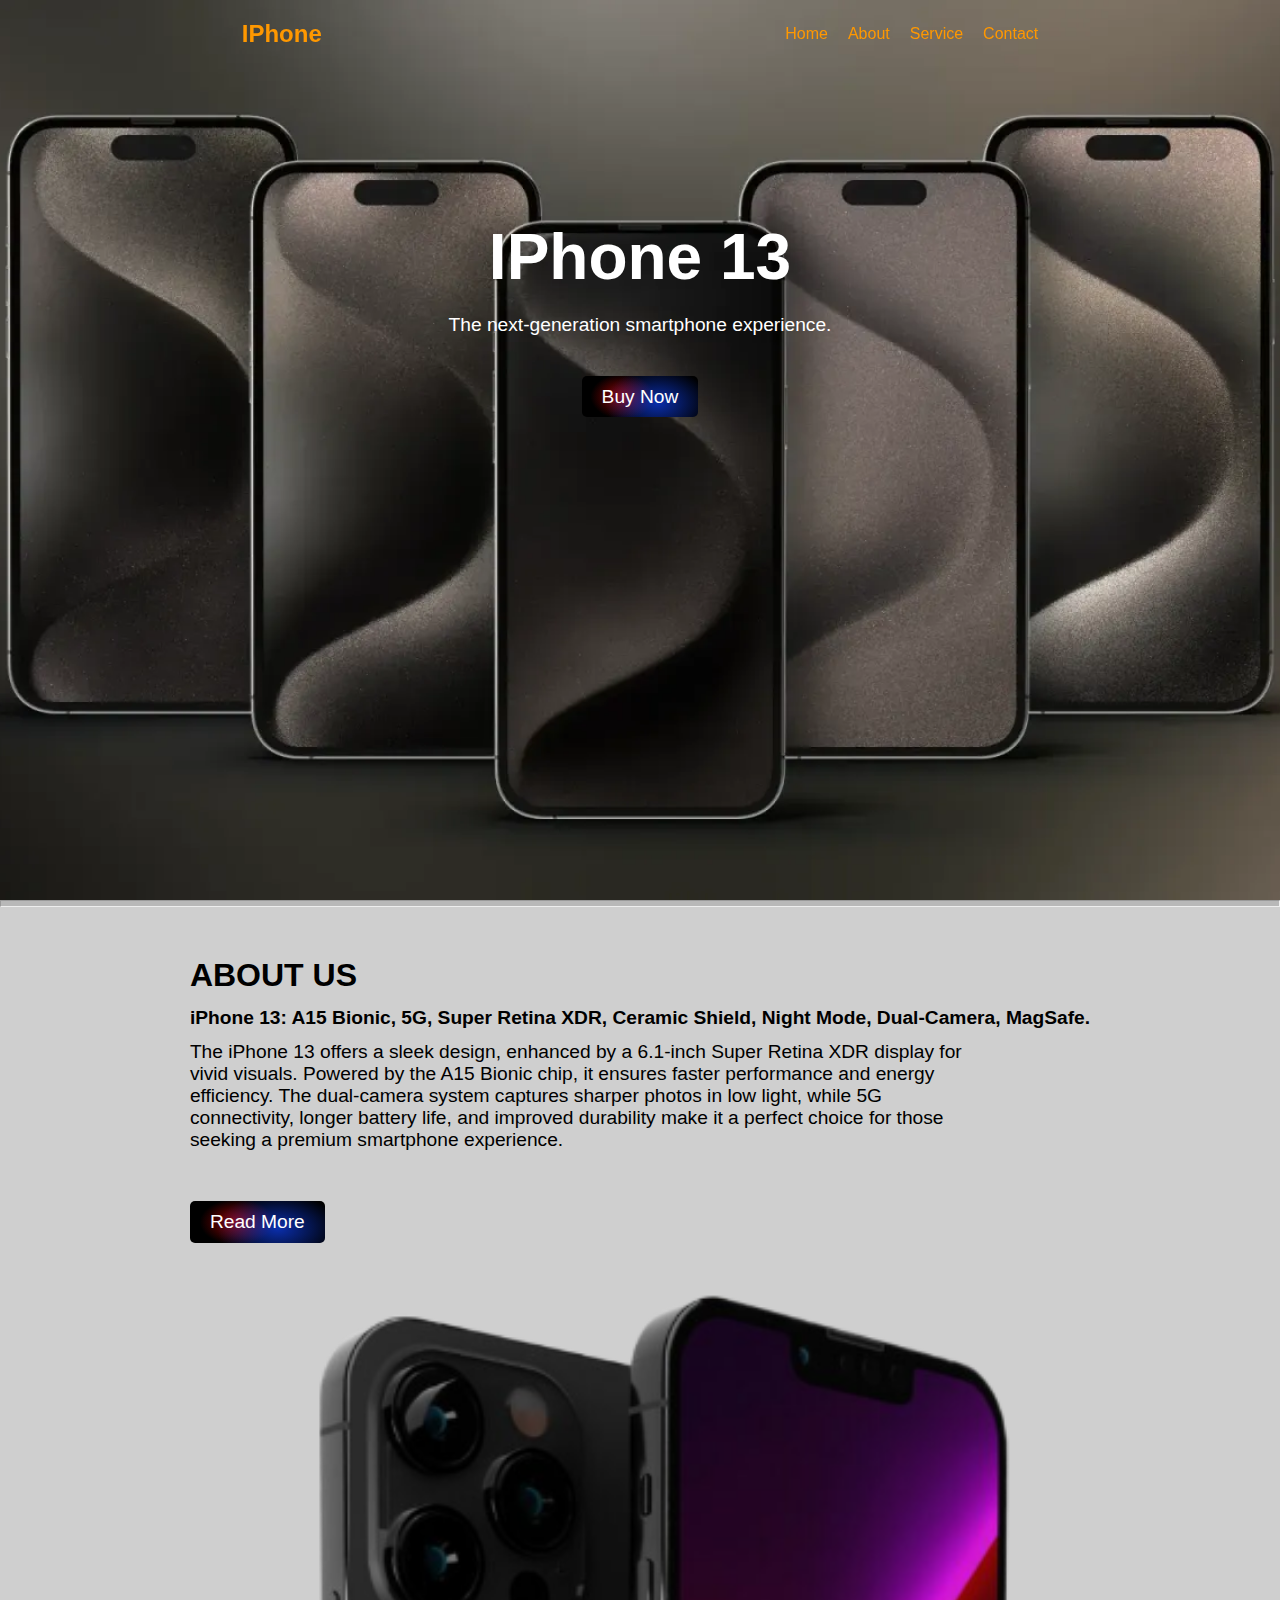
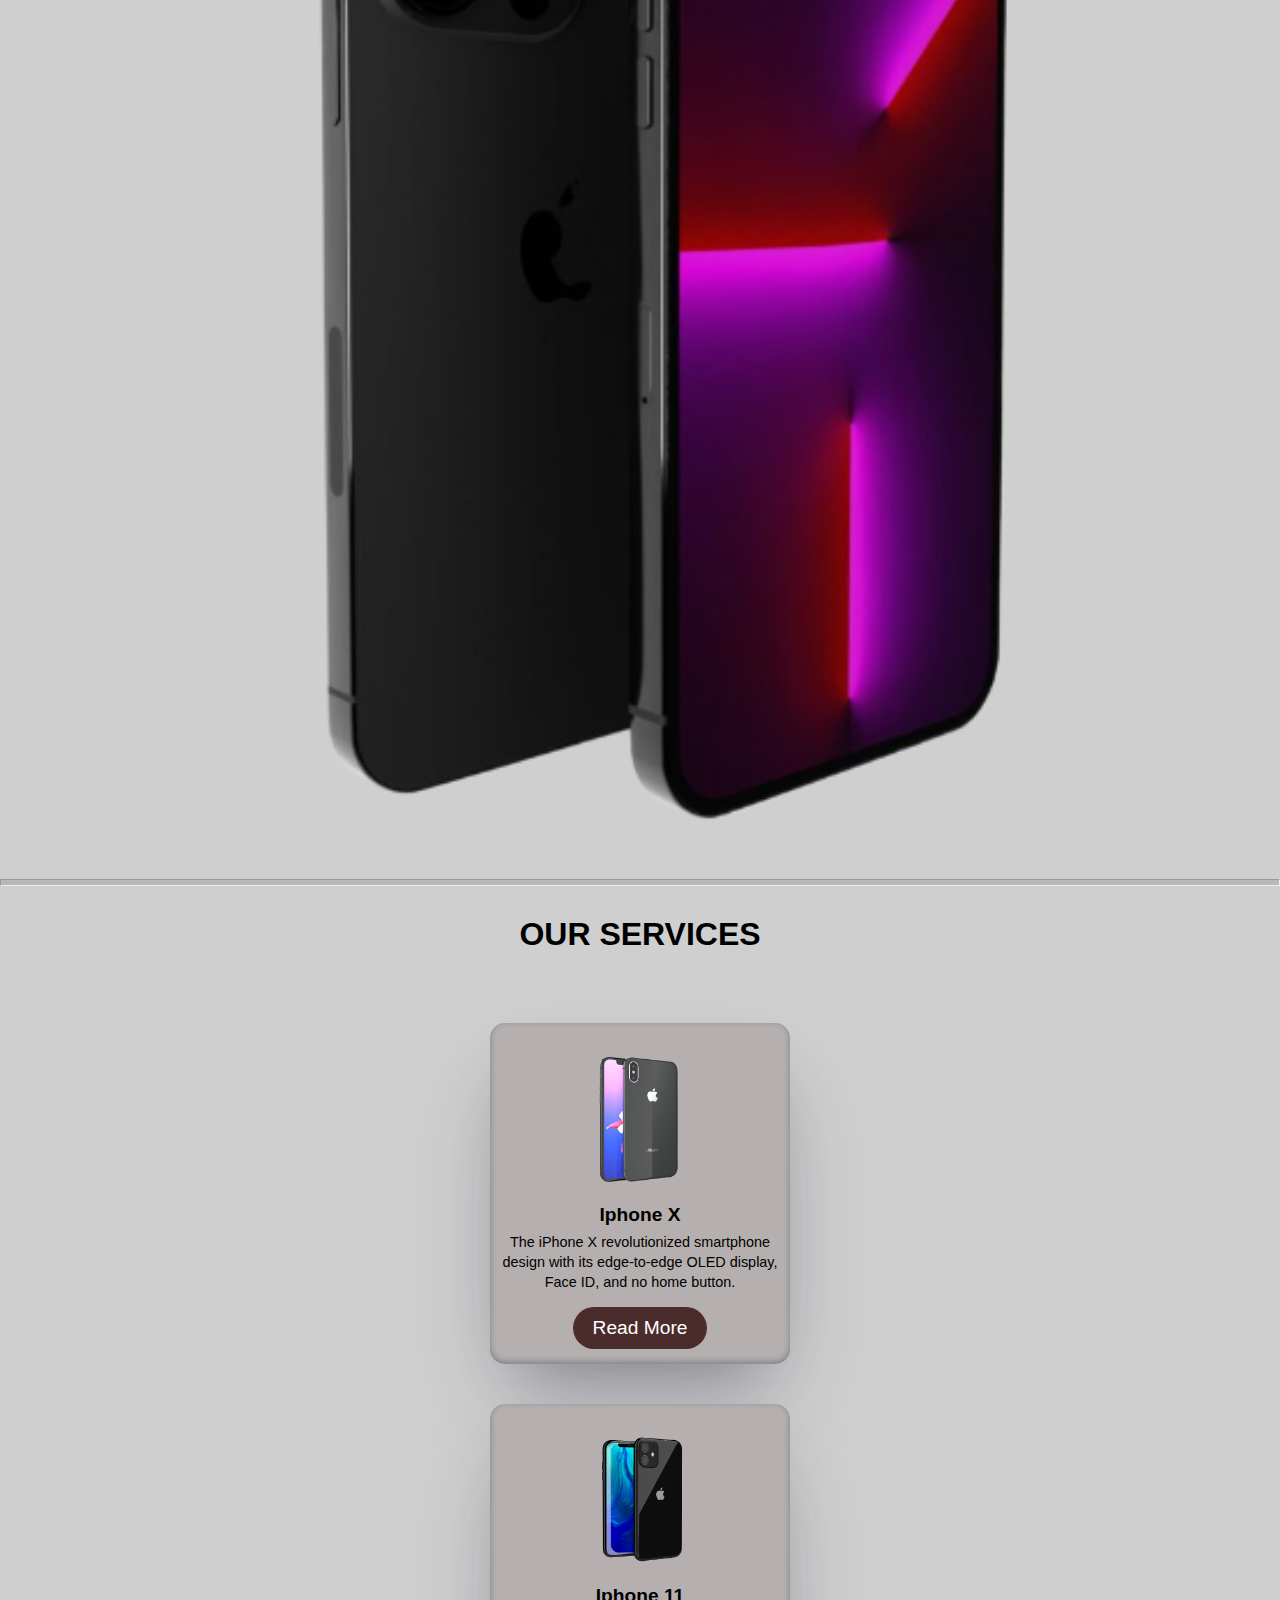
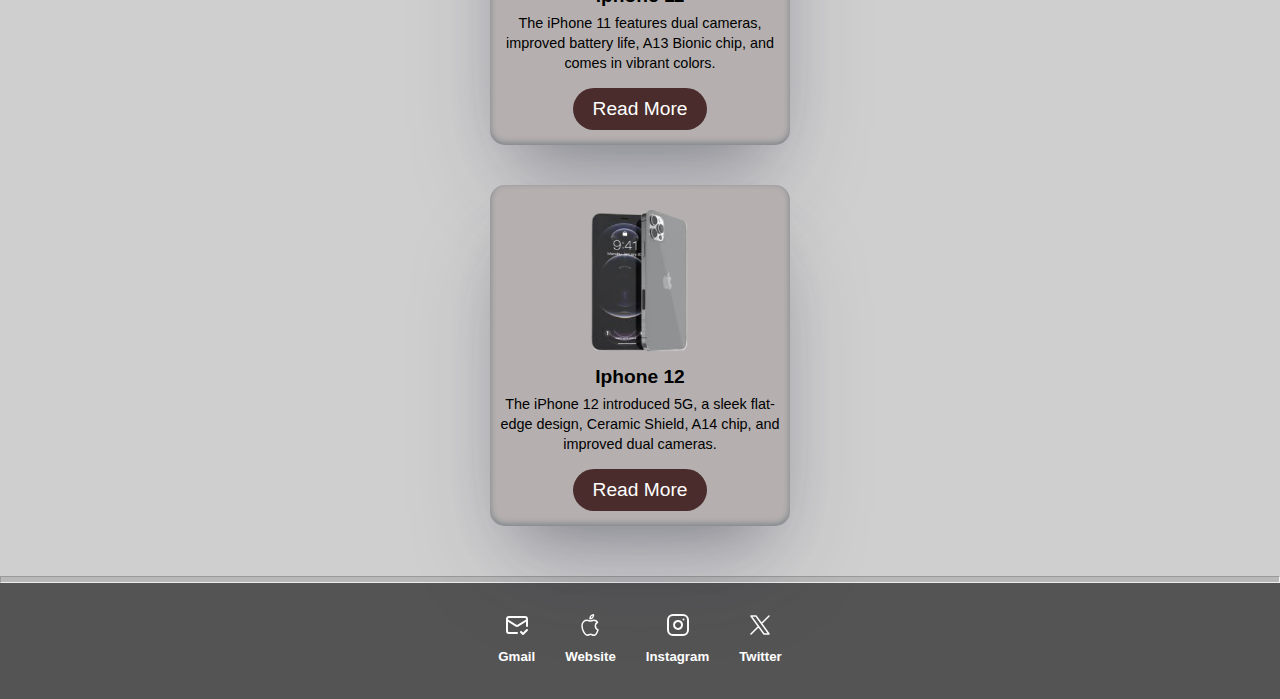
<file: Task 1/index.html>
<!DOCTYPE html>
<html lang="en">

<head>
    <meta charset="UTF-8">
    <meta name="viewport" content="width=device-width, initial-scale=1.0">
    <title>Landing Page</title>
    <link rel="stylesheet" href="style.css">
</head>

<body>
    <header>
        <div id="main_head">
            <nav>
                <div class="logo">IPhone</div>
                <ul class="nav_items">
                    <li><a href="#main_head">Home</a></li>
                    <li><a href="#about">About</a></li>
                    <li><a href="#service_sec">Service</a></li>
                    <li><a href="#footer">Contact</a></li>
                </ul>
            </nav>
            <div class="head">
                <h1>IPhone 13</h1>
                <p>The next-generation smartphone experience.</p>
                <a href="#" class="btn">Buy Now</a>
            </div>
        </div>
    </header>
    <hr>
    <section>
        <div id="about">
            <div class="content">
                <h3>ABOUT US</h3>
                <h4>iPhone 13: A15 Bionic, 5G, Super Retina XDR, Ceramic Shield, Night Mode, Dual-Camera, MagSafe.</h4>
                <p>The iPhone 13 offers a sleek design, enhanced by a 6.1-inch Super Retina XDR display for vivid
                    visuals. Powered by the A15 Bionic chip, it ensures faster performance and energy efficiency. The
                    dual-camera system captures sharper photos in low light, while 5G connectivity, longer battery life,
                    and improved durability make it a perfect choice for those seeking a premium smartphone experience.
                </p>
                <button class="read-btn">Read More</button>
            </div>
            <div class="image">
                <img src="iphone13-fotor-bg-remover-20240905124647.png" alt="">
            </div>
        </div>
    </section>
    <hr>
    <section>
        <div id="service_sec">
            <div class="heading">
                <h3>OUR SERVICES</h3>
            </div>
            <div class="service">
                <div class="box one">
                    <div class="img_service">
                        <div class="iphone">
                            <img src="iphone X-fotor-bg-remover-202409060319.png" alt="">
                        </div>
                        <div class="about_iphone">
                            <h4>Iphone X</h4>
                            <p>The iPhone X revolutionized smartphone design with its edge-to-edge OLED display, Face
                                ID,
                                and no home button.</p>
                            <button class="service_btn">Read More</button>
                        </div>
                    </div>
                </div>
                <div class="box two">
                    <div class="img_service">
                        <div class="iphone">
                            <img src="iphone 11-fotor-bg-remover-202409060441.png" alt="">
                        </div>
                        <div class="about_iphone">
                            <h4>Iphone 11</h4>
                            <p>The iPhone 11 features dual cameras, improved battery life, A13 Bionic chip, and comes in
                                vibrant colors.</p>
                            <button class="service_btn">Read More</button>
                        </div>
                    </div>
                </div>
                <div class="box three">
                    <div class="img_service">
                        <div class="iphone">
                            <img src="iphone 12-fotor-bg-remover-20240906055.png" alt="">
                        </div>
                        <div class="about_iphone">
                            <h4>Iphone 12</h4>
                            <p>The iPhone 12 introduced 5G, a sleek flat-edge design, Ceramic Shield, A14 chip, and
                                improved
                                dual cameras.</p>
                            <button class="service_btn">Read More</button>
                        </div>
                    </div>
                </div>
            </div>
        </div>
    </section>
    <hr>
    <footer>
        <div id="footer">
            <div class="foot_one">
                <a href="mailto:eaccountteam@apple.com"><svg xmlns="http://www.w3.org/2000/svg" width="24" height="24"
                        viewBox="0 0 24 24" fill="none" stroke="currentColor" stroke-width="2" stroke-linecap="round"
                        stroke-linejoin="round" class="lucide lucide-mail-check">
                        <path d="M22 13V6a2 2 0 0 0-2-2H4a2 2 0 0 0-2 2v12c0 1.1.9 2 2 2h8" />
                        <path d="m22 7-8.97 5.7a1.94 1.94 0 0 1-2.06 0L2 7" />
                        <path d="m16 19 2 2 4-4" />
                    </svg></a>
                <h5>Gmail</h5>
            </div>
            <div class="foot_two">
                <a href="https://www.apple.com/iphone/"><svg xmlns="http://www.w3.org/2000/svg" viewBox="0 0 24 24" width="24" height="24" color="#ffffff" fill="none">
                    <path d="M12 5.75C12 3.75 13.5 1.75 15.5 1.75C15.5 3.75 14 5.75 12 5.75Z" stroke="currentColor" stroke-width="1.5" stroke-linejoin="round" />
                    <path d="M12.5 8.09001C11.9851 8.09001 11.5867 7.92646 11.1414 7.74368C10.5776 7.51225 9.93875 7.25 8.89334 7.25C7.02235 7.25 4 8.74945 4 12.7495C4 17.4016 7.10471 22.25 9.10471 22.25C9.77426 22.25 10.3775 21.9871 10.954 21.7359C11.4815 21.5059 11.9868 21.2857 12.5 21.2857C13.0132 21.2857 13.5185 21.5059 14.046 21.7359C14.6225 21.9871 15.2257 22.25 15.8953 22.25C17.2879 22.25 18.9573 19.8992 20 16.9008C18.3793 16.2202 17.338 14.618 17.338 12.75C17.338 11.121 18.2036 10.0398 19.5 9.25C18.5 7.75 17.0134 7.25 15.9447 7.25C14.8993 7.25 14.2604 7.51225 13.6966 7.74368C13.2514 7.92646 13.0149 8.09001 12.5 8.09001Z" stroke="currentColor" stroke-width="1.5" stroke-linejoin="round" />
                </svg></a>
                <h5>Website</h5>
            </div>
            <div class="foot_three">
                <a href="https://www.instagram.com/apple?igsh=MXF6dDY5cjU3eXRtZA=="><svg
                        xmlns="http://www.w3.org/2000/svg" width="24" height="24" viewBox="0 0 24 24" fill="none"
                        stroke="currentColor" stroke-width="2" stroke-linecap="round" stroke-linejoin="round"
                        class="lucide lucide-instagram">
                        <rect width="20" height="20" x="2" y="2" rx="5" ry="5" />
                        <path d="M16 11.37A4 4 0 1 1 12.63 8 4 4 0 0 1 16 11.37z" />
                        <line x1="17.5" x2="17.51" y1="6.5" y2="6.5" />
                    </svg></a>
                <h5>Instagram</h5>
            </div>
            <div class="foot_four">
                <a href="https://x.com/Apple?t=6MRbXWmw28WS7A6VvZozng&s=09"><svg xmlns="http://www.w3.org/2000/svg" viewBox="0 0 24 24" width="24" height="24" color="#ffffff" fill="none">
                    <path d="M3 21L10.5484 13.4516M21 3L13.4516 10.5484M13.4516 10.5484L8 3H3L10.5484 13.4516M13.4516 10.5484L21 21H16L10.5484 13.4516" stroke="currentColor" stroke-width="1.5" stroke-linecap="round" stroke-linejoin="round" />
                </svg></a>
                <h5>Twitter</h5>
            </div>
        </div>
    </footer>
</body>

</html>
</file>
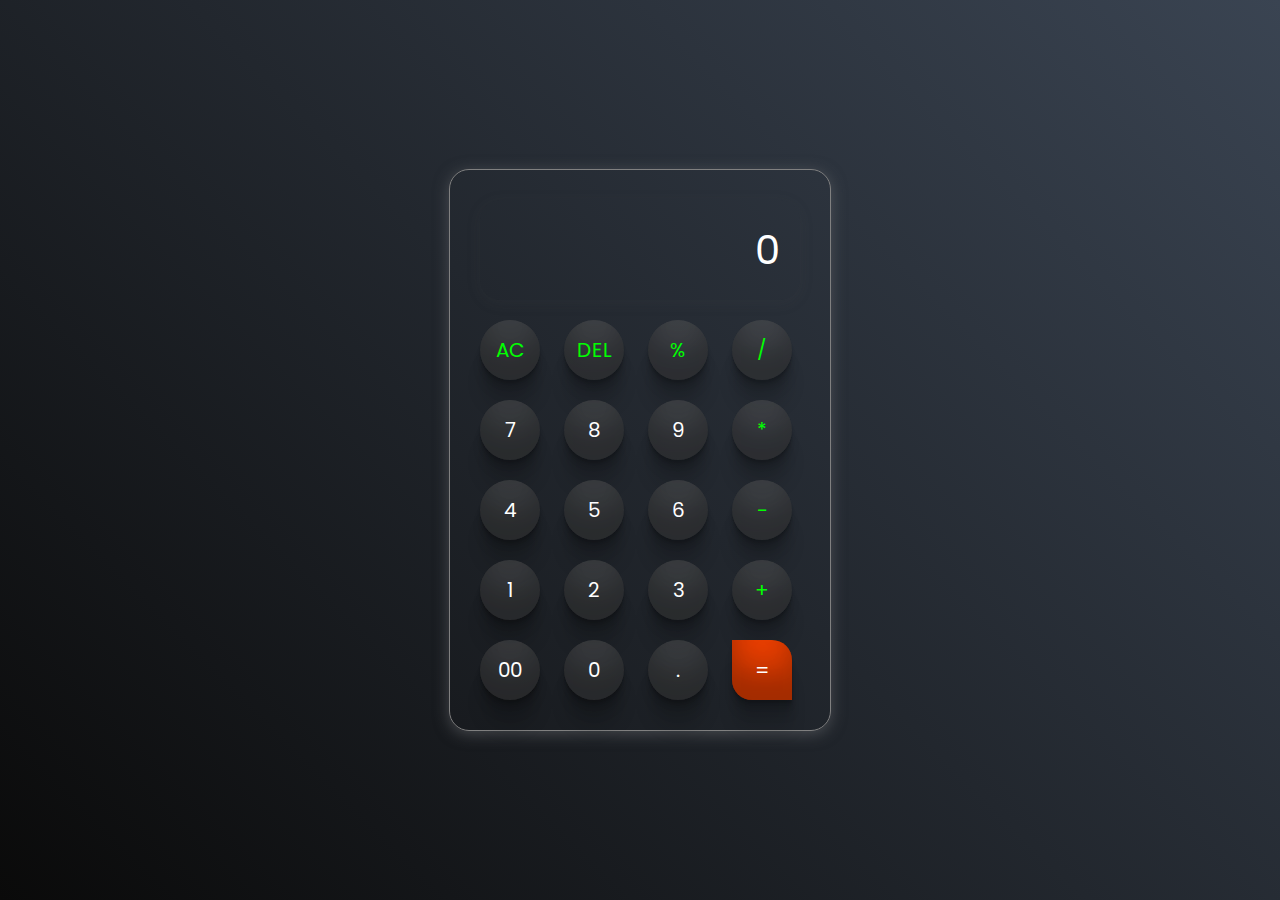
<file: Task 3/index.html>
<!DOCTYPE html>
<html lang="en">

<head>
    <meta charset="UTF-8">
    <meta name="viewport" content="width=device-width, initial-scale=1.0">
    <title>CALCULATOR</title>
    <link rel="stylesheet" href="style.css">
</head>

<body>
    <div class="calculator">
        <input type="text" placeholder="0" id="input">
        <div>
            <button class="operator">AC</button>
            <button class="operator">DEL</button>
            <button class="operator">%</button>
            <button class="operator">/</button>
        </div>
        <div>
            <button>7</button>
            <button>8</button>
            <button>9</button>
            <button class="operator">*</button>
        </div>
        <div>
            <button>4</button>
            <button>5</button>
            <button>6</button>
            <button class="operator">-</button>
        </div>
        <div>
            <button>1</button>
            <button>2</button>
            <button>3</button>
            <button class="operator">+</button>
        </div>
        <div>
            <button>00</button>
            <button>0</button>
            <button>.</button>
            <button class="equal">=</button>
        </div>
    </div>
    <script src="script.js"></script>
</body>

</html>
</file>
<file: Task 1/style.css>
* {
    margin: 0;
    padding: 0;
    box-sizing: border-box;
    font-family: "Poppins", sans-serif;
}

body {
    background: rgba(128, 128, 128, 0.379);
}

header {
    height: 100vh;
    background-image: url('iphone-15-pro-wallpaper-2.webp');
    background-repeat: no-repeat;
    background-position: center;
    background-size: cover;
    color: white;
    text-align: center;
    padding: 20px 0;
}

nav {
    display: flex;
    justify-content: space-around;
    align-items: center;
    margin: 0 auto;
    padding: 0 20px;
    position: fixed;
    width: 100%;
    z-index: 999;
    color: #FF9800;
    border-radius: 30px;
}

.logo {
    font-size: 1.5rem;
    font-weight: bold;
}

.nav_items {
    list-style: none;
    display: flex;
}

.nav_items li {
    margin-left: 20px;
}

.nav_items a {
    color: #FF9800;
    text-decoration: none;
    font-size: 1rem;
    transition: color 0.3s;
}

.nav_items a:hover {
    color: black;
    text-decoration: underline;
    font-style: italic;
}

.head {
    position: relative;
    top: 200px;
}

.head h1 {
    font-size: 4rem;
    margin-bottom: 20px;
}

.head p {
    font-size: 1.2rem;
    margin-bottom: 30px;
}

.head .btn {
    background-color: #000000;
    background-image: radial-gradient(45% 85% at 65% 65%, rgba(13, 58, 216, 0.8) 0%, rgba(0, 0, 0, 0) 100%), radial-gradient(35% 70% at 35% 50%, #9d0303 0%, rgba(0, 0, 0, 0) 79.09%);
    color: white;
    padding: 10px 20px;
    text-decoration: none;
    border-radius: 5px;
    font-size: 1.2rem;
    transition: background 0.3s;
    position: relative;
    top: 20px;
}

.head .btn:hover {
    background: #b52100;
    color: black;
}

#about {
    display: flex;
    justify-content: center;
    align-items: center;
    padding: 50px 0;
}

h3 {
    font-size: 2rem;
    margin-bottom: 20px;
}


h4 {
    font-size: 1.2rem;
    position: relative;
    bottom: 7px;
}

#about p {
    font-size: 1.2rem;
    margin-bottom: 30px;
    max-width: 800px;
    text-align: left;
    padding-top: 5px;
}

#about .image img {
    width: 25vw;
    transform: scale(1, 1);
    transition: transform 0.5s ease-in-out;
}

#about .image img:hover {
    transform: scale(1.2, 1.2);
}

#about .read-btn {
    background-color: #000000;
    background-image: radial-gradient(45% 85% at 65% 65%, rgba(13, 58, 216, 0.8) 0%, rgba(0, 0, 0, 0) 100%), radial-gradient(35% 70% at 35% 50%, #9d0303 0%, rgba(0, 0, 0, 0) 79.09%);
    color: white;
    padding: 10px 20px;
    text-decoration: none;
    border: none;
    border-radius: 5px;
    font-size: 1.2rem;
    transition: background 0.3s;
    position: relative;
    top: 20px;
}

#about .read-btn:hover {
    background: #b52100;
    color: black;
}

hr {
    height: 7px;
    background-color: rgba(128, 128, 128, 0.281);
}

.service {
    display: flex;
    justify-content: center;
    align-items: center;
    margin-bottom: 30px;
}

#service_sec {
    display: flex;
    justify-content: center;
    align-items: center;
    flex-direction: column;
}

section .heading {
    padding: 30px 0;
}

.service .box {
    max-width: 300px;
    padding: 20px 10px;
    margin: auto 20px;
    text-align: center;
    background: #b5b0af;
    border-radius: 15px;
    box-shadow: rgba(50, 50, 93, 0.25) 0px 50px 100px -20px, rgba(0, 0, 0, 0.3) 0px 30px 60px -30px, rgba(10, 37, 64, 0.35) 0px -2px 6px 0px inset;
    transform: scale(1, 1);
    transition: transform 0.5s ease-in-out;
}

.service .box:hover {
    transform: scale(1.1, 1.1);
}

.service .box img {
    width: 150px;
}

.img_service .iphone {
    line-height: 3;
    transform: scale(1, 1);
    transition: transform 0.5s ease-in-out;
}

.img_service .iphone:hover {
    transform: scale(1.1, 1.1);
}

.about_iphone {
    line-height: 20px;
}

.about_iphone p {
    font-size: .9rem;
}

.service_btn {
    background-color: rgb(74, 44, 44);
    color: white;
    padding: 10px 20px;
    border: none;
    border-radius: 30px;
    font-size: 1.2rem;
    transition: background 0.3s;
    position: relative;
    top: 10px;
    margin: 5px;
    cursor: pointer;
}

.service_btn:hover {
    background: gray;
    color: black;
}

#footer {
    display: flex;
    justify-content: center;
    align-items: center;
    text-align: center;
    gap: 100px;
    padding: 30px 0;
    background: rgb(84, 84, 84);
    color: white;
    line-height: 25px;
}

#footer a {
    color: white;
}


@media screen and (max-width: 1300px) {
    #about {
        flex-direction: column;
        padding: 50px 20px;
    }

    #about .image img {
        width: 90vw;
        margin-top: 50px;
    }

    .service {
        flex-direction: column;
    }

    .service .box {
        margin: 20px;
    }

    #footer {
        gap: 30px;
    }
}
</file>
<file: Task 3/style.css>
@import url('https://fonts.googleapis.com/css2?family=Poppins:ital,wght@0,100;0,200;0,300;0,400;0,500;0,600;0,700;0,800;0,900;1,100;1,200;1,300;1,400;1,500;1,600;1,700;1,800;1,900&display=swap');

* {
    margin: 0;
    padding: 0;
    box-sizing: border-box;
    font-family: "Poppins", sans-serif;
}

body {
    width: 100%;
    height: 100vh;
    display: flex;
    justify-content: center;
    align-items: center;
    background: linear-gradient(45deg, #0a0a0a, #3a4452);
}

.calculator {
    border: 1px solid grey;
    padding: 20px;
    border-radius: 20px;
    background: transparent;
    box-shadow: 0px 3px 15px rgba(113, 115, 119, 0.5);
}

input {
    width: 320px;
    border: none;
    padding: 20px;
    margin: 10px;
    background: transparent;
    box-shadow: 0px 3px 15px rgba(84, 84, 84, 0.1);
    text-align: right;
    font-size: 40px;
    cursor: pointer;
    color: #fff;
    border-radius: 20px;
}

button {
    border: none;
    font-size: 20px;
    width: 60px;
    height: 60px;
    margin: 10px;
    border-radius: 50%;
    background: rgba(128, 128, 128, 0.361);
    color: #fff;
    box-shadow: rgba(0, 0, 0, 0.17) 0px -23px 25px 0px inset, rgba(0, 0, 0, 0.15) 0px -36px 30px 0px inset, rgba(0, 0, 0, 0.1) 0px -79px 40px 0px inset, rgba(0, 0, 0, 0.06) 0px 2px 1px, rgba(0, 0, 0, 0.09) 0px 4px 2px, rgba(0, 0, 0, 0.09) 0px 8px 4px, rgba(0, 0, 0, 0.09) 0px 16px 8px, rgba(0, 0, 0, 0.09) 0px 32px 16px;
    cursor: pointer;
    transition: scale .5s ease-in-out;
}

button:focus {
    scale: 0.7;
}

input::placeholder {
    color: #fff;
}

.equal {
    background: orangered;
    border-radius: 0 20px;
}

.operator {
    color: rgb(1, 255, 1);
}
</file>
